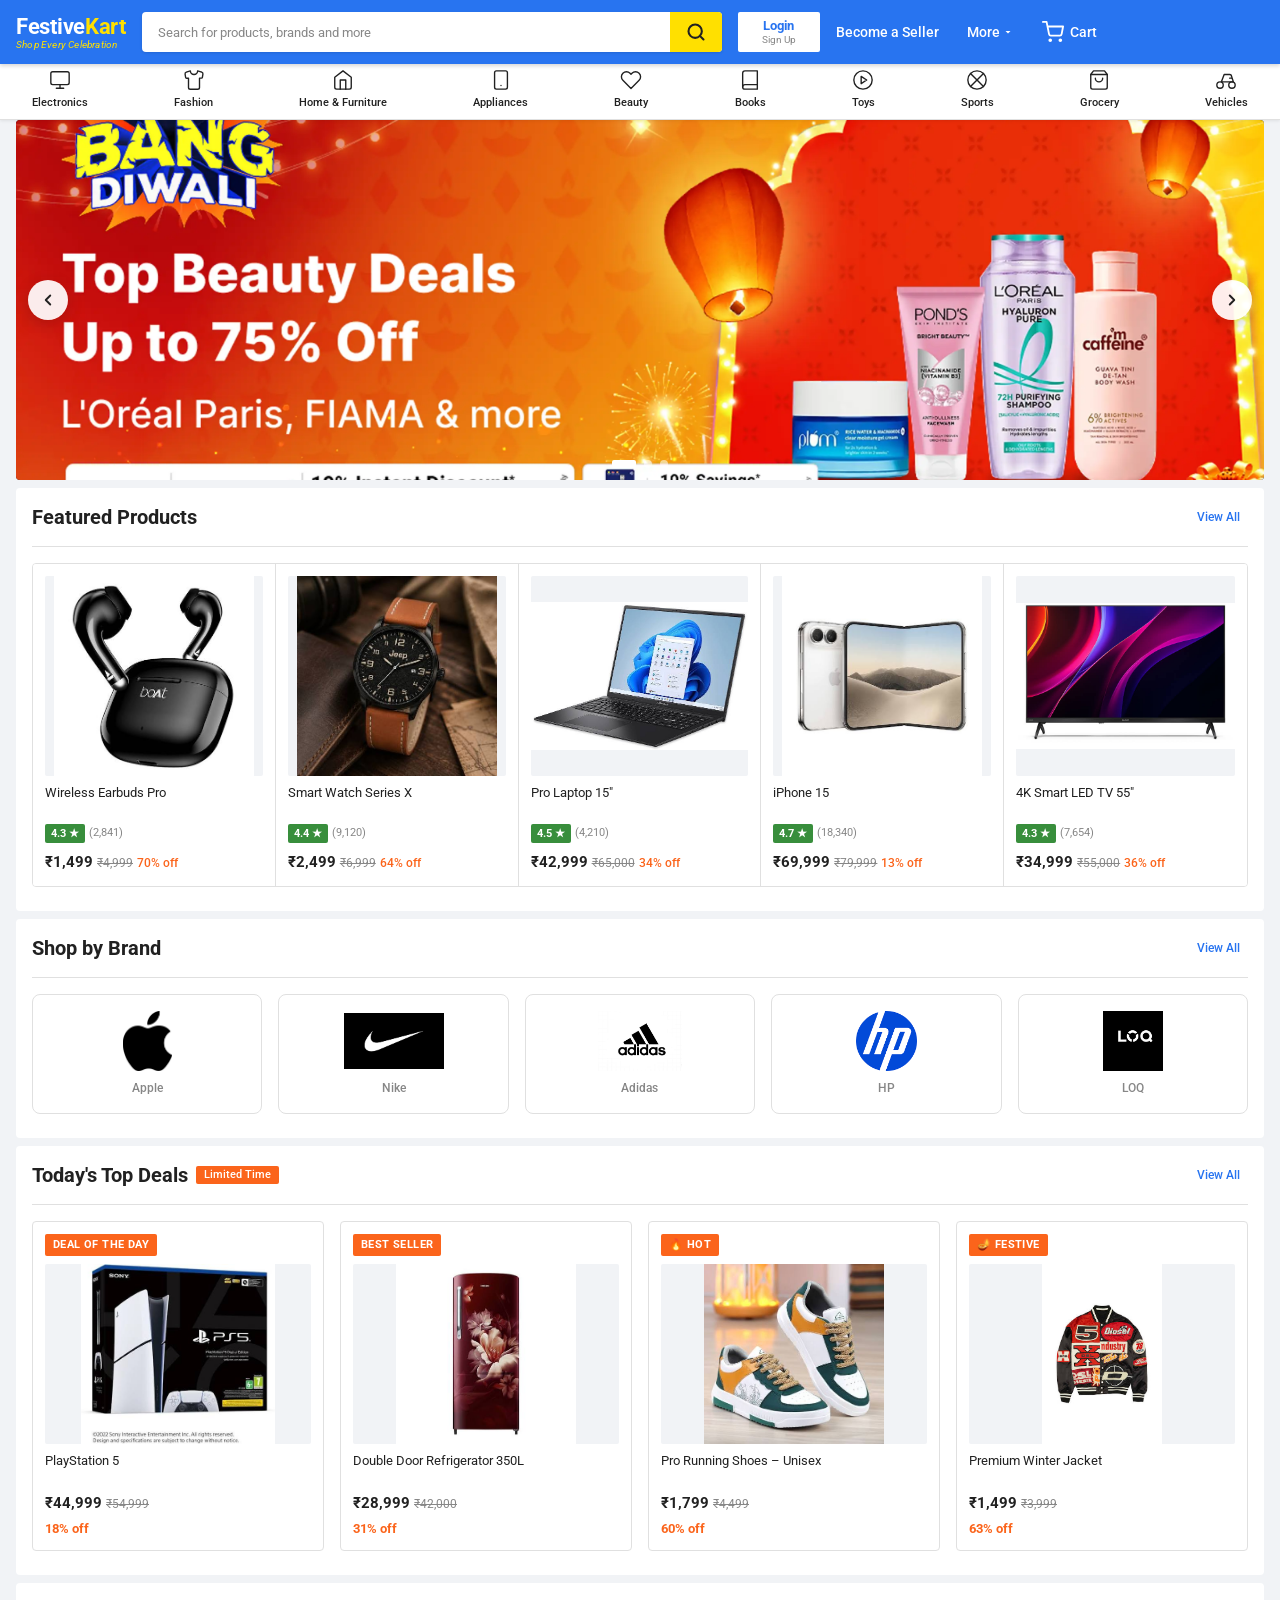
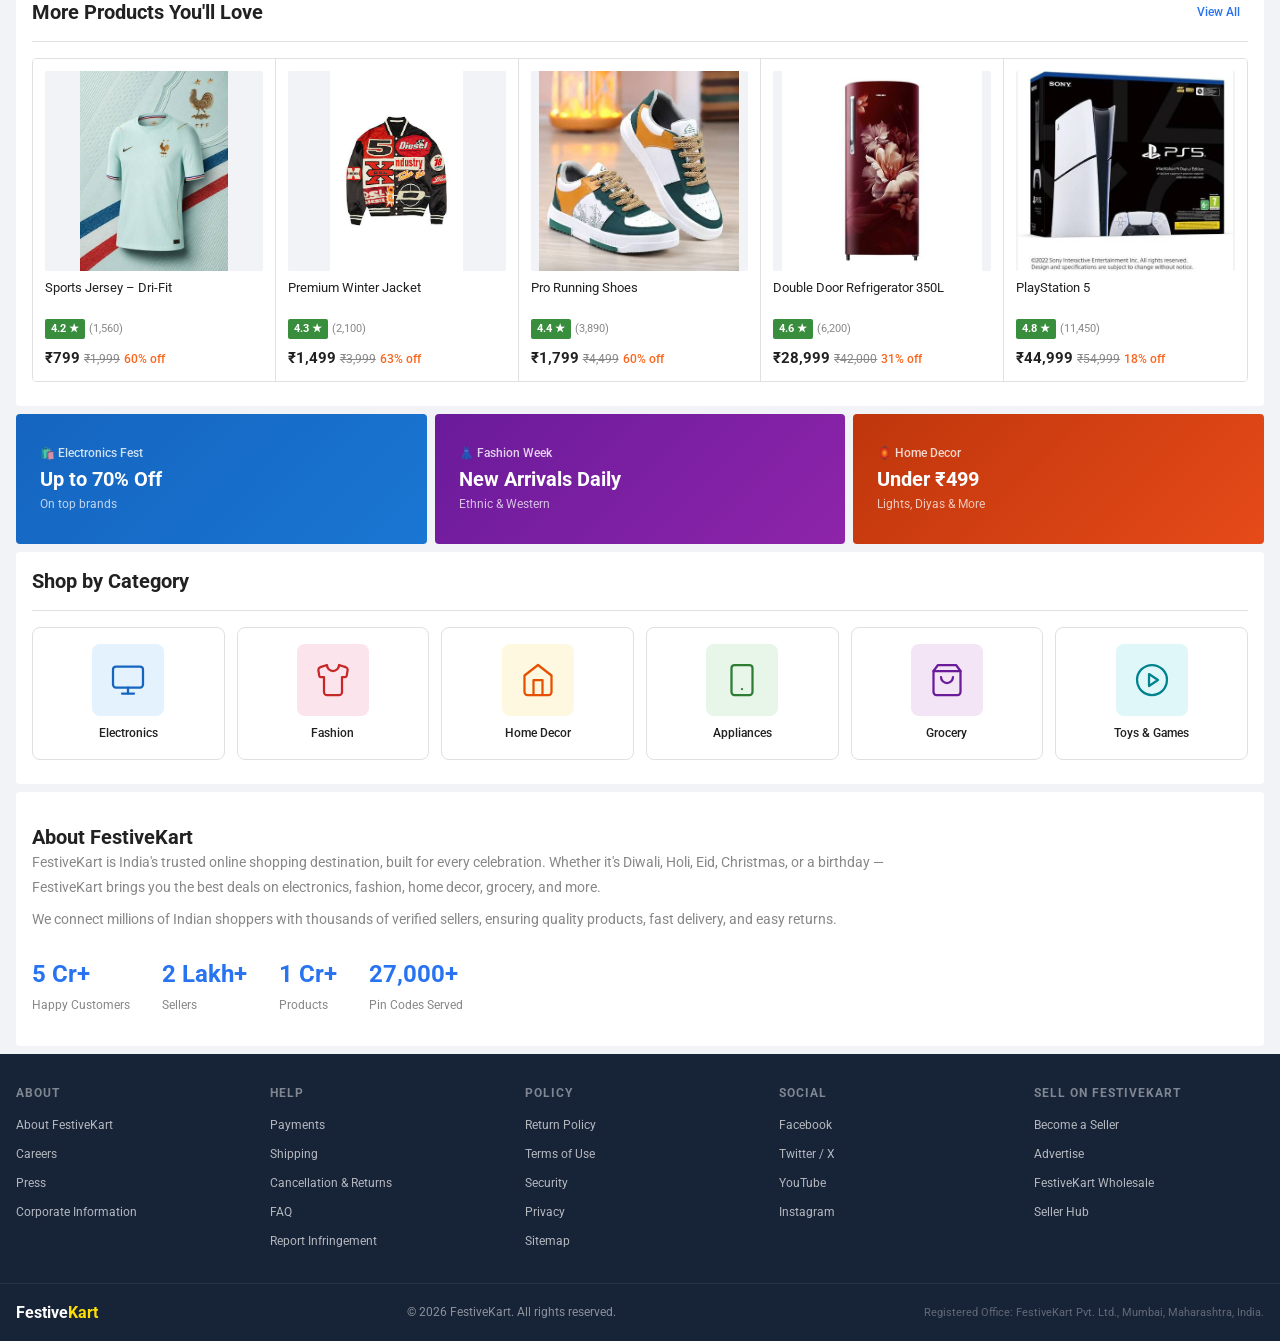
<file: demo-website/index.html>
<!DOCTYPE html>
<html lang="en">
<head>
  <meta charset="UTF-8" />
  <meta name="viewport" content="width=device-width, initial-scale=1.0" />
  <meta name="description" content="FestiveKart – Shop Every Celebration. India's trusted destination for festive shopping, electronics, fashion, home decor, and more." />
  <meta name="keywords" content="FestiveKart, online shopping India, festive deals, electronics, fashion, home decor" />
  <meta name="author" content="FestiveKart" />
  <meta name="theme-color" content="#2874f0" />

  <!-- Open Graph -->
  <meta property="og:title" content="FestiveKart – Shop Every Celebration" />
  <meta property="og:description" content="India's trusted destination for festive shopping." />
  <meta property="og:type" content="website" />

  <title>FestiveKart – Shop Every Celebration</title>

  <!-- Google Fonts: Roboto -->
  <link rel="preconnect" href="https://fonts.googleapis.com" />
  <link rel="preconnect" href="https://fonts.gstatic.com" crossorigin />
  <link href="https://fonts.googleapis.com/css2?family=Roboto:wght@300;400;500;700&display=swap" rel="stylesheet" />

  <!-- Main Stylesheet -->
  <link rel="stylesheet" href="style.css" />
</head>
<body>

  <!-- ============================================================
       HEADER
       ============================================================ -->
  <header id="site-header" class="site-header" role="banner">
    <div class="header-inner container">

      <!-- Logo -->
      <div class="header-logo" id="header-logo">
        <a href="/" class="logo-link" aria-label="FestiveKart – Home">
          <span class="logo-text">Festive<span class="logo-accent">Kart</span></span>
          <span class="logo-tagline">Shop Every Celebration</span>
        </a>
      </div>

      <!-- Search Bar -->
      <div class="header-search" id="header-search" role="search">
        <form class="search-form" action="#" method="get" aria-label="Search products">
          <input
            type="search"
            id="search-input"
            name="q"
            class="search-input"
            placeholder="Search for products, brands and more"
            aria-label="Search for products, brands and more"
            autocomplete="off"
          />
          <button type="submit" class="search-btn" aria-label="Submit search">
            <svg xmlns="http://www.w3.org/2000/svg" width="20" height="20" viewBox="0 0 24 24" fill="none" stroke="currentColor" stroke-width="2.5" stroke-linecap="round" stroke-linejoin="round" aria-hidden="true" focusable="false">
              <circle cx="11" cy="11" r="8"></circle>
              <line x1="21" y1="21" x2="16.65" y2="16.65"></line>
            </svg>
          </button>
        </form>
      </div>

      <!-- Header Actions -->
      <div class="header-actions" id="header-actions">

        <div class="header-action-item" id="header-login">
          <button class="btn btn-login" aria-label="Login or signup to your account">
            <span class="btn-login-text">Login</span>
            <span class="btn-login-sub">Sign Up</span>
          </button>
        </div>

        <div class="header-action-item header-action-text" id="header-seller">
          <a href="#" class="header-link" aria-label="Become a seller on FestiveKart">Become a Seller</a>
        </div>

        <div class="header-action-item header-action-text" id="header-more">
          <a href="#" class="header-link" aria-label="Help and support">
            More
            <svg xmlns="http://www.w3.org/2000/svg" width="12" height="12" viewBox="0 0 24 24" fill="currentColor" aria-hidden="true" focusable="false"><path d="M7 10l5 5 5-5z"/></svg>
          </a>
        </div>

        <div class="header-action-item" id="header-cart">
          <a href="#cart-section" class="header-cart-link" aria-label="View shopping cart">
            <svg xmlns="http://www.w3.org/2000/svg" width="22" height="22" viewBox="0 0 24 24" fill="none" stroke="currentColor" stroke-width="2" stroke-linecap="round" stroke-linejoin="round" aria-hidden="true" focusable="false">
              <circle cx="9" cy="21" r="1"></circle>
              <circle cx="20" cy="21" r="1"></circle>
              <path d="M1 1h4l2.68 13.39a2 2 0 0 0 2 1.61h9.72a2 2 0 0 0 2-1.61L23 6H6"></path>
            </svg>
            <span class="cart-label">Cart</span>
            <span class="cart-count" id="cart-count" aria-live="polite"></span>
          </a>
        </div>

      </div>
    </div>
  </header>


  <!-- ============================================================
       CATEGORY NAV
       ============================================================ -->
  <nav id="category-nav" class="category-nav" aria-label="Product categories">
    <div class="container">
      <ul class="category-list" role="list">

        <li class="category-item">
          <a href="#" class="category-link" aria-label="Electronics">
            <span class="category-icon" aria-hidden="true">
              <svg xmlns="http://www.w3.org/2000/svg" width="22" height="22" viewBox="0 0 24 24" fill="none" stroke="currentColor" stroke-width="1.5" stroke-linecap="round" stroke-linejoin="round"><rect x="2" y="3" width="20" height="14" rx="2"/><line x1="8" y1="21" x2="16" y2="21"/><line x1="12" y1="17" x2="12" y2="21"/></svg>
            </span>
            <span class="category-label">Electronics</span>
          </a>
        </li>

        <li class="category-item">
          <a href="#" class="category-link" aria-label="Fashion">
            <span class="category-icon" aria-hidden="true">
              <svg xmlns="http://www.w3.org/2000/svg" width="22" height="22" viewBox="0 0 24 24" fill="none" stroke="currentColor" stroke-width="1.5" stroke-linecap="round" stroke-linejoin="round"><path d="M20.38 3.46L16 2a4 4 0 01-8 0L3.62 3.46a2 2 0 00-1.34 2.23l.58 3.57a1 1 0 00.99.86H6v10c0 1.1.9 2 2 2h8a2 2 0 002-2V10h2.15a1 1 0 00.99-.86l.58-3.57a2 2 0 00-1.34-2.23z"/></svg>
            </span>
            <span class="category-label">Fashion</span>
          </a>
        </li>

        <li class="category-item">
          <a href="#" class="category-link" aria-label="Home and Furniture">
            <span class="category-icon" aria-hidden="true">
              <svg xmlns="http://www.w3.org/2000/svg" width="22" height="22" viewBox="0 0 24 24" fill="none" stroke="currentColor" stroke-width="1.5" stroke-linecap="round" stroke-linejoin="round"><path d="M3 9l9-7 9 7v11a2 2 0 01-2 2H5a2 2 0 01-2-2z"/><polyline points="9 22 9 12 15 12 15 22"/></svg>
            </span>
            <span class="category-label">Home &amp; Furniture</span>
          </a>
        </li>

        <li class="category-item">
          <a href="#" class="category-link" aria-label="Appliances">
            <span class="category-icon" aria-hidden="true">
              <svg xmlns="http://www.w3.org/2000/svg" width="22" height="22" viewBox="0 0 24 24" fill="none" stroke="currentColor" stroke-width="1.5" stroke-linecap="round" stroke-linejoin="round"><rect x="5" y="2" width="14" height="20" rx="2"/><line x1="12" y1="18" x2="12.01" y2="18"/></svg>
            </span>
            <span class="category-label">Appliances</span>
          </a>
        </li>

        <li class="category-item">
          <a href="#" class="category-link" aria-label="Beauty and Personal Care">
            <span class="category-icon" aria-hidden="true">
              <svg xmlns="http://www.w3.org/2000/svg" width="22" height="22" viewBox="0 0 24 24" fill="none" stroke="currentColor" stroke-width="1.5" stroke-linecap="round" stroke-linejoin="round"><path d="M20.84 4.61a5.5 5.5 0 00-7.78 0L12 5.67l-1.06-1.06a5.5 5.5 0 00-7.78 7.78l1.06 1.06L12 21.23l7.78-7.78 1.06-1.06a5.5 5.5 0 000-7.78z"/></svg>
            </span>
            <span class="category-label">Beauty</span>
          </a>
        </li>

        <li class="category-item">
          <a href="#" class="category-link" aria-label="Books and Stationery">
            <span class="category-icon" aria-hidden="true">
              <svg xmlns="http://www.w3.org/2000/svg" width="22" height="22" viewBox="0 0 24 24" fill="none" stroke="currentColor" stroke-width="1.5" stroke-linecap="round" stroke-linejoin="round"><path d="M4 19.5A2.5 2.5 0 016.5 17H20"/><path d="M6.5 2H20v20H6.5A2.5 2.5 0 014 19.5v-15A2.5 2.5 0 016.5 2z"/></svg>
            </span>
            <span class="category-label">Books</span>
          </a>
        </li>

        <li class="category-item">
          <a href="#" class="category-link" aria-label="Toys and Games">
            <span class="category-icon" aria-hidden="true">
              <svg xmlns="http://www.w3.org/2000/svg" width="22" height="22" viewBox="0 0 24 24" fill="none" stroke="currentColor" stroke-width="1.5" stroke-linecap="round" stroke-linejoin="round"><circle cx="12" cy="12" r="10"/><polygon points="10 8 16 12 10 16 10 8"/></svg>
            </span>
            <span class="category-label">Toys</span>
          </a>
        </li>

        <li class="category-item">
          <a href="#" class="category-link" aria-label="Sports and Fitness">
            <span class="category-icon" aria-hidden="true">
              <svg xmlns="http://www.w3.org/2000/svg" width="22" height="22" viewBox="0 0 24 24" fill="none" stroke="currentColor" stroke-width="1.5" stroke-linecap="round" stroke-linejoin="round"><circle cx="12" cy="12" r="10"/><path d="M4.93 4.93l14.14 14.14"/><path d="M19.07 4.93L4.93 19.07"/></svg>
            </span>
            <span class="category-label">Sports</span>
          </a>
        </li>

        <li class="category-item">
          <a href="#" class="category-link" aria-label="Grocery and Food">
            <span class="category-icon" aria-hidden="true">
              <svg xmlns="http://www.w3.org/2000/svg" width="22" height="22" viewBox="0 0 24 24" fill="none" stroke="currentColor" stroke-width="1.5" stroke-linecap="round" stroke-linejoin="round"><path d="M6 2L3 6v14a2 2 0 002 2h14a2 2 0 002-2V6l-3-4z"/><line x1="3" y1="6" x2="21" y2="6"/><path d="M16 10a4 4 0 01-8 0"/></svg>
            </span>
            <span class="category-label">Grocery</span>
          </a>
        </li>

        <li class="category-item">
          <a href="#" class="category-link" aria-label="Two-Wheelers and Vehicles">
            <span class="category-icon" aria-hidden="true">
              <svg xmlns="http://www.w3.org/2000/svg" width="22" height="22" viewBox="0 0 24 24" fill="none" stroke="currentColor" stroke-width="1.5" stroke-linecap="round" stroke-linejoin="round"><circle cx="5.5" cy="17.5" r="3.5"/><circle cx="18.5" cy="17.5" r="3.5"/><path d="M15 6h-5l-3 8h13l-2-6a2 2 0 00-2-2z"/><path d="M18 10h-2"/></svg>
            </span>
            <span class="category-label">Vehicles</span>
          </a>
        </li>

      </ul>
    </div>
  </nav>


  <!-- ============================================================
       MAIN CONTENT
       ============================================================ -->
  <main id="main-content" role="main">
    <div class="container">

      <!-- ----------------------------------------------------------
           HERO / CAROUSEL SECTION – uses real banner images
           ---------------------------------------------------------- -->
      <section id="hero-section" class="hero-section" aria-label="Promotional offers and featured deals">
        <div class="hero-carousel" id="hero-carousel" role="region" aria-label="Featured promotions carousel" aria-live="polite">

          <div class="carousel-track" id="carousel-track">

            <!-- Slide 1 – banner1.png -->
            <div class="carousel-slide" id="carousel-slide-1" role="group" aria-roledescription="slide" aria-label="Slide 1 of 3">
              <div class="carousel-slide-img-wrap">
                <img
                  src="assets/images/banners/banner1.png"
                  alt="Diwali Mega Sale – Up to 80% off on Electronics, Fashion and Home Decor"
                  class="carousel-banner-img"
                  loading="eager"
                />
              </div>
            </div>

            <!-- Slide 2 – banner2.png -->
            <div class="carousel-slide" id="carousel-slide-2" role="group" aria-roledescription="slide" aria-label="Slide 2 of 3">
              <div class="carousel-slide-img-wrap">
                <img
                  src="assets/images/banners/banner2.png"
                  alt="Festive Fashion 2026 – New arrivals in Sarees, Kurtas and Designer Wear"
                  class="carousel-banner-img"
                  loading="lazy"
                />
              </div>
            </div>

            <!-- Slide 3 – banner3.png -->
            <div class="carousel-slide" id="carousel-slide-3" role="group" aria-roledescription="slide" aria-label="Slide 3 of 3">
              <div class="carousel-slide-img-wrap">
                <img
                  src="assets/images/banners/banner3.png"
                  alt="Best in Electronics – Smartphones from Rs 6999 with EMI options"
                  class="carousel-banner-img"
                  loading="lazy"
                />
              </div>
            </div>

          </div><!-- /carousel-track -->

          <!-- Controls -->
          <button class="carousel-btn carousel-btn-prev" id="carousel-prev" aria-label="Previous slide">
            <svg xmlns="http://www.w3.org/2000/svg" width="18" height="18" viewBox="0 0 24 24" fill="none" stroke="currentColor" stroke-width="2.5" stroke-linecap="round" stroke-linejoin="round" aria-hidden="true"><polyline points="15 18 9 12 15 6"></polyline></svg>
          </button>
          <button class="carousel-btn carousel-btn-next" id="carousel-next" aria-label="Next slide">
            <svg xmlns="http://www.w3.org/2000/svg" width="18" height="18" viewBox="0 0 24 24" fill="none" stroke="currentColor" stroke-width="2.5" stroke-linecap="round" stroke-linejoin="round" aria-hidden="true"><polyline points="9 18 15 12 9 6"></polyline></svg>
          </button>

          <!-- Indicators -->
          <div class="carousel-indicators" id="carousel-indicators" role="tablist" aria-label="Carousel slide indicators">
            <button class="carousel-dot active" role="tab" aria-selected="true"  aria-label="Go to slide 1" data-slide="0"></button>
            <button class="carousel-dot"        role="tab" aria-selected="false" aria-label="Go to slide 2" data-slide="1"></button>
            <button class="carousel-dot"        role="tab" aria-selected="false" aria-label="Go to slide 3" data-slide="2"></button>
          </div>

        </div><!-- /hero-carousel -->
      </section>


      <!-- ----------------------------------------------------------
           FEATURED PRODUCTS SECTION
           Products: earbuds, watch, laptop, iphone, tv (primary images only)
           ---------------------------------------------------------- -->
      <section id="featured-products" class="section featured-products-section" aria-labelledby="featured-products-heading">
        <div class="section-header">
          <h2 class="section-title" id="featured-products-heading">Featured Products</h2>
          <a href="#" class="section-view-all" aria-label="View all featured products">View All</a>
        </div>
        <div class="product-grid" id="featured-products-grid" role="list" aria-label="Featured products">

          <!-- Earbuds -->
          <article class="product-card" role="listitem" aria-label="Product: Wireless Earbuds Pro">
            <a href="#" class="product-card-link" aria-label="View Wireless Earbuds Pro details">
              <div class="product-image-wrapper">
                <img
                  src="assets/images/products/earbuds.png"
                  alt="Wireless Earbuds Pro"
                  class="product-img"
                  loading="lazy"
                />
              </div>
              <div class="product-info">
                <h3 class="product-title">Wireless Earbuds Pro</h3>
                <div class="product-rating">
                  <span class="rating-badge" aria-label="Rating: 4.3 out of 5">4.3 ★</span>
                  <span class="rating-count">(2,841)</span>
                </div>
                <div class="product-pricing">
                  <span class="product-price">₹1,499</span>
                  <span class="product-mrp"><s>₹4,999</s></span>
                  <span class="product-discount">70% off</span>
                </div>
              </div>
            </a>
          </article>

          <!-- Smartwatch -->
          <article class="product-card" role="listitem" aria-label="Product: Smart Watch Series X">
            <a href="#" class="product-card-link" aria-label="View Smart Watch Series X details">
              <div class="product-image-wrapper">
                <img
                  src="assets/images/products/watch.png"
                  alt="Smart Watch Series X"
                  class="product-img"
                  loading="lazy"
                />
              </div>
              <div class="product-info">
                <h3 class="product-title">Smart Watch Series X</h3>
                <div class="product-rating">
                  <span class="rating-badge" aria-label="Rating: 4.4 out of 5">4.4 ★</span>
                  <span class="rating-count">(9,120)</span>
                </div>
                <div class="product-pricing">
                  <span class="product-price">₹2,499</span>
                  <span class="product-mrp"><s>₹6,999</s></span>
                  <span class="product-discount">64% off</span>
                </div>
              </div>
            </a>
          </article>

          <!-- Laptop -->
          <article class="product-card" role="listitem" aria-label="Product: Pro Laptop 15 inch">
            <a href="#" class="product-card-link" aria-label="View Pro Laptop 15 inch details">
              <div class="product-image-wrapper">
                <img
                  src="assets/images/products/laptop.png"
                  alt="Pro Laptop 15 inch"
                  class="product-img"
                  loading="lazy"
                />
              </div>
              <div class="product-info">
                <h3 class="product-title">Pro Laptop 15"</h3>
                <div class="product-rating">
                  <span class="rating-badge" aria-label="Rating: 4.5 out of 5">4.5 ★</span>
                  <span class="rating-count">(4,210)</span>
                </div>
                <div class="product-pricing">
                  <span class="product-price">₹42,999</span>
                  <span class="product-mrp"><s>₹65,000</s></span>
                  <span class="product-discount">34% off</span>
                </div>
              </div>
            </a>
          </article>

          <!-- iPhone -->
          <article class="product-card" role="listitem" aria-label="Product: iPhone 15">
            <a href="#" class="product-card-link" aria-label="View iPhone 15 details">
              <div class="product-image-wrapper">
                <img
                  src="assets/images/products/iphone.png"
                  alt="iPhone 15"
                  class="product-img"
                  loading="lazy"
                />
              </div>
              <div class="product-info">
                <h3 class="product-title">iPhone 15</h3>
                <div class="product-rating">
                  <span class="rating-badge" aria-label="Rating: 4.7 out of 5">4.7 ★</span>
                  <span class="rating-count">(18,340)</span>
                </div>
                <div class="product-pricing">
                  <span class="product-price">₹69,999</span>
                  <span class="product-mrp"><s>₹79,999</s></span>
                  <span class="product-discount">13% off</span>
                </div>
              </div>
            </a>
          </article>

          <!-- TV -->
          <article class="product-card" role="listitem" aria-label="Product: 4K Smart LED TV 55 inch">
            <a href="#" class="product-card-link" aria-label="View 4K Smart LED TV 55 inch details">
              <div class="product-image-wrapper">
                <img
                  src="assets/images/products/tv.png"
                  alt="4K Smart LED TV 55 inch"
                  class="product-img"
                  loading="lazy"
                />
              </div>
              <div class="product-info">
                <h3 class="product-title">4K Smart LED TV 55"</h3>
                <div class="product-rating">
                  <span class="rating-badge" aria-label="Rating: 4.3 out of 5">4.3 ★</span>
                  <span class="rating-count">(7,654)</span>
                </div>
                <div class="product-pricing">
                  <span class="product-price">₹34,999</span>
                  <span class="product-mrp"><s>₹55,000</s></span>
                  <span class="product-discount">36% off</span>
                </div>
              </div>
            </a>
          </article>

        </div>
      </section>


      <!-- ----------------------------------------------------------
           SHOP BY BRAND SECTION
           ---------------------------------------------------------- -->
      <section id="brand-section" class="section brand-section" aria-labelledby="brand-heading">
        <div class="section-header">
          <h2 class="section-title" id="brand-heading">Shop by Brand</h2>
          <a href="#" class="section-view-all" aria-label="View all brands">View All</a>
        </div>
        <div class="brand-grid" id="brand-grid" role="list" aria-label="Shop by brand">

          <a href="#" class="brand-card" role="listitem" aria-label="Shop Apple products">
            <div class="brand-logo-wrap">
              <img
                src="assets/images/brand/apple.png"
                alt="Apple"
                class="brand-logo-img"
                loading="lazy"
              />
            </div>
            <span class="brand-name">Apple</span>
          </a>

          <a href="#" class="brand-card" role="listitem" aria-label="Shop Nike products">
            <div class="brand-logo-wrap">
              <img
                src="assets/images/brand/nike.png"
                alt="Nike"
                class="brand-logo-img"
                loading="lazy"
              />
            </div>
            <span class="brand-name">Nike</span>
          </a>

          <a href="#" class="brand-card" role="listitem" aria-label="Shop Adidas products">
            <div class="brand-logo-wrap">
              <img
                src="assets/images/brand/addidas.png"
                alt="Adidas"
                class="brand-logo-img"
                loading="lazy"
              />
            </div>
            <span class="brand-name">Adidas</span>
          </a>

          <a href="#" class="brand-card" role="listitem" aria-label="Shop HP products">
            <div class="brand-logo-wrap">
              <img
                src="assets/images/brand/hp.png"
                alt="HP"
                class="brand-logo-img"
                loading="lazy"
              />
            </div>
            <span class="brand-name">HP</span>
          </a>

          <a href="#" class="brand-card" role="listitem" aria-label="Shop LOQ products">
            <div class="brand-logo-wrap">
              <img
                src="assets/images/brand/LOQ.png"
                alt="LOQ"
                class="brand-logo-img"
                loading="lazy"
              />
            </div>
            <span class="brand-name">LOQ</span>
          </a>

        </div>
      </section>


      <!-- ----------------------------------------------------------
           DEALS AND OFFERS SECTION
           Products: ps5, fridge, shoes, jacket (primary images only)
           ---------------------------------------------------------- -->
      <section id="deals-section" class="section deals-section" aria-labelledby="deals-heading">
        <div class="section-header">
          <h2 class="section-title" id="deals-heading">
            Today's Top Deals
            <span class="section-title-badge" aria-label="Limited time offers">Limited Time</span>
          </h2>
          <a href="#" class="section-view-all" aria-label="View all deals">View All</a>
        </div>
        <div class="deals-grid" id="deals-grid" role="list" aria-label="Today's top deals">

          <!-- PS5 -->
          <article class="deal-card" role="listitem" aria-label="Deal: PlayStation 5">
            <a href="#" class="deal-card-link" aria-label="View PlayStation 5 deal">
              <span class="deal-badge">Deal of the Day</span>
              <div class="deal-image-wrapper">
                <img
                  src="assets/images/products/ps5.png"
                  alt="PlayStation 5"
                  class="product-img"
                  loading="lazy"
                />
              </div>
              <div class="deal-info">
                <h3 class="deal-title">PlayStation 5</h3>
                <div class="deal-pricing">
                  <span class="product-price">₹44,999</span>
                  <span class="product-mrp"><s>₹54,999</s></span>
                </div>
                <div class="deal-discount-large">18% off</div>
              </div>
            </a>
          </article>

          <!-- Refrigerator -->
          <article class="deal-card" role="listitem" aria-label="Deal: Double Door Refrigerator">
            <a href="#" class="deal-card-link" aria-label="View Double Door Refrigerator deal">
              <span class="deal-badge">Best Seller</span>
              <div class="deal-image-wrapper">
                <img
                  src="assets/images/products/fridge.png"
                  alt="Double Door Refrigerator 350L"
                  class="product-img"
                  loading="lazy"
                />
              </div>
              <div class="deal-info">
                <h3 class="deal-title">Double Door Refrigerator 350L</h3>
                <div class="deal-pricing">
                  <span class="product-price">₹28,999</span>
                  <span class="product-mrp"><s>₹42,000</s></span>
                </div>
                <div class="deal-discount-large">31% off</div>
              </div>
            </a>
          </article>

          <!-- Shoes -->
          <article class="deal-card" role="listitem" aria-label="Deal: Pro Running Shoes">
            <a href="#" class="deal-card-link" aria-label="View Pro Running Shoes deal">
              <span class="deal-badge">🔥 Hot</span>
              <div class="deal-image-wrapper">
                <img
                  src="assets/images/products/shoes.png"
                  alt="Pro Running Shoes"
                  class="product-img"
                  loading="lazy"
                />
              </div>
              <div class="deal-info">
                <h3 class="deal-title">Pro Running Shoes – Unisex</h3>
                <div class="deal-pricing">
                  <span class="product-price">₹1,799</span>
                  <span class="product-mrp"><s>₹4,499</s></span>
                </div>
                <div class="deal-discount-large">60% off</div>
              </div>
            </a>
          </article>

          <!-- Jacket -->
          <article class="deal-card" role="listitem" aria-label="Deal: Winter Jacket">
            <a href="#" class="deal-card-link" aria-label="View Winter Jacket deal">
              <span class="deal-badge">🪔 Festive</span>
              <div class="deal-image-wrapper">
                <img
                  src="assets/images/products/jacket1.png"
                  alt="Premium Winter Jacket"
                  class="product-img"
                  loading="lazy"
                />
              </div>
              <div class="deal-info">
                <h3 class="deal-title">Premium Winter Jacket</h3>
                <div class="deal-pricing">
                  <span class="product-price">₹1,499</span>
                  <span class="product-mrp"><s>₹3,999</s></span>
                </div>
                <div class="deal-discount-large">63% off</div>
              </div>
            </a>
          </article>

        </div>
      </section>


      <!-- ----------------------------------------------------------
           MORE PRODUCTS SECTION
           Products: jersey, fridge (via appliances context), ps5, shoes
           ---------------------------------------------------------- -->
      <section id="more-products" class="section more-products-section" aria-labelledby="more-products-heading">
        <div class="section-header">
          <h2 class="section-title" id="more-products-heading">More Products You'll Love</h2>
          <a href="#" class="section-view-all" aria-label="View all products">View All</a>
        </div>
        <div class="product-grid" id="more-products-grid" role="list" aria-label="More products">

          <!-- Jersey -->
          <article class="product-card" role="listitem" aria-label="Product: Sports Jersey">
            <a href="#" class="product-card-link" aria-label="View Sports Jersey details">
              <div class="product-image-wrapper">
                <img
                  src="assets/images/products/jersey.png"
                  alt="Sports Jersey"
                  class="product-img"
                  loading="lazy"
                />
              </div>
              <div class="product-info">
                <h3 class="product-title">Sports Jersey – Dri-Fit</h3>
                <div class="product-rating">
                  <span class="rating-badge" aria-label="Rating: 4.2 out of 5">4.2 ★</span>
                  <span class="rating-count">(1,560)</span>
                </div>
                <div class="product-pricing">
                  <span class="product-price">₹799</span>
                  <span class="product-mrp"><s>₹1,999</s></span>
                  <span class="product-discount">60% off</span>
                </div>
              </div>
            </a>
          </article>

          <!-- Jacket (second product) -->
          <article class="product-card" role="listitem" aria-label="Product: Premium Winter Jacket">
            <a href="#" class="product-card-link" aria-label="View Premium Winter Jacket details">
              <div class="product-image-wrapper">
                <img
                  src="assets/images/products/jacket1.png"
                  alt="Premium Winter Jacket"
                  class="product-img"
                  loading="lazy"
                />
              </div>
              <div class="product-info">
                <h3 class="product-title">Premium Winter Jacket</h3>
                <div class="product-rating">
                  <span class="rating-badge" aria-label="Rating: 4.3 out of 5">4.3 ★</span>
                  <span class="rating-count">(2,100)</span>
                </div>
                <div class="product-pricing">
                  <span class="product-price">₹1,499</span>
                  <span class="product-mrp"><s>₹3,999</s></span>
                  <span class="product-discount">63% off</span>
                </div>
              </div>
            </a>
          </article>

          <!-- Shoes -->
          <article class="product-card" role="listitem" aria-label="Product: Pro Running Shoes">
            <a href="#" class="product-card-link" aria-label="View Pro Running Shoes details">
              <div class="product-image-wrapper">
                <img
                  src="assets/images/products/shoes.png"
                  alt="Pro Running Shoes"
                  class="product-img"
                  loading="lazy"
                />
              </div>
              <div class="product-info">
                <h3 class="product-title">Pro Running Shoes</h3>
                <div class="product-rating">
                  <span class="rating-badge" aria-label="Rating: 4.4 out of 5">4.4 ★</span>
                  <span class="rating-count">(3,890)</span>
                </div>
                <div class="product-pricing">
                  <span class="product-price">₹1,799</span>
                  <span class="product-mrp"><s>₹4,499</s></span>
                  <span class="product-discount">60% off</span>
                </div>
              </div>
            </a>
          </article>

          <!-- Fridge -->
          <article class="product-card" role="listitem" aria-label="Product: Double Door Refrigerator">
            <a href="#" class="product-card-link" aria-label="View Double Door Refrigerator details">
              <div class="product-image-wrapper">
                <img
                  src="assets/images/products/fridge.png"
                  alt="Double Door Refrigerator 350L"
                  class="product-img"
                  loading="lazy"
                />
              </div>
              <div class="product-info">
                <h3 class="product-title">Double Door Refrigerator 350L</h3>
                <div class="product-rating">
                  <span class="rating-badge" aria-label="Rating: 4.6 out of 5">4.6 ★</span>
                  <span class="rating-count">(6,200)</span>
                </div>
                <div class="product-pricing">
                  <span class="product-price">₹28,999</span>
                  <span class="product-mrp"><s>₹42,000</s></span>
                  <span class="product-discount">31% off</span>
                </div>
              </div>
            </a>
          </article>

          <!-- PS5 -->
          <article class="product-card" role="listitem" aria-label="Product: PlayStation 5">
            <a href="#" class="product-card-link" aria-label="View PlayStation 5 details">
              <div class="product-image-wrapper">
                <img
                  src="assets/images/products/ps5.png"
                  alt="PlayStation 5"
                  class="product-img"
                  loading="lazy"
                />
              </div>
              <div class="product-info">
                <h3 class="product-title">PlayStation 5</h3>
                <div class="product-rating">
                  <span class="rating-badge" aria-label="Rating: 4.8 out of 5">4.8 ★</span>
                  <span class="rating-count">(11,450)</span>
                </div>
                <div class="product-pricing">
                  <span class="product-price">₹44,999</span>
                  <span class="product-mrp"><s>₹54,999</s></span>
                  <span class="product-discount">18% off</span>
                </div>
              </div>
            </a>
          </article>

        </div>
      </section>


      <!-- ----------------------------------------------------------
           PROMOTIONAL BANNER SECTION
           ---------------------------------------------------------- -->
      <section id="promo-banners" class="section promo-banners-section" aria-label="Promotional offers">
        <div class="promo-banners-grid">

          <a href="#" class="promo-banner promo-banner-primary" aria-label="Shop Festive Electronics – Up to 70% off">
            <div class="promo-banner-content">
              <p class="promo-eyebrow">🛍️ Electronics Fest</p>
              <h3 class="promo-heading">Up to 70% Off</h3>
              <p class="promo-sub">On top brands</p>
            </div>
          </a>

          <a href="#" class="promo-banner promo-banner-secondary" aria-label="Shop Fashion Week – New arrivals daily">
            <div class="promo-banner-content">
              <p class="promo-eyebrow">👗 Fashion Week</p>
              <h3 class="promo-heading">New Arrivals Daily</h3>
              <p class="promo-sub">Ethnic &amp; Western</p>
            </div>
          </a>

          <a href="#" class="promo-banner promo-banner-tertiary" aria-label="Home Decor under 499 rupees">
            <div class="promo-banner-content">
              <p class="promo-eyebrow">🏮 Home Decor</p>
              <h3 class="promo-heading">Under ₹499</h3>
              <p class="promo-sub">Lights, Diyas &amp; More</p>
            </div>
          </a>

        </div>
      </section>


      <!-- ----------------------------------------------------------
           PRODUCT CATEGORIES SECTION
           ---------------------------------------------------------- -->
      <section id="product-categories" class="section product-categories-section" aria-labelledby="product-categories-heading">
        <div class="section-header">
          <h2 class="section-title" id="product-categories-heading">Shop by Category</h2>
        </div>
        <div class="categories-grid" id="categories-grid">

          <a href="#" class="category-card" aria-label="Shop Electronics">
            <div class="category-card-image category-electronics" aria-hidden="true">
              <svg xmlns="http://www.w3.org/2000/svg" width="36" height="36" viewBox="0 0 24 24" fill="none" stroke="#1565c0" stroke-width="1.5" stroke-linecap="round" stroke-linejoin="round"><rect x="2" y="3" width="20" height="14" rx="2"/><line x1="8" y1="21" x2="16" y2="21"/><line x1="12" y1="17" x2="12" y2="21"/></svg>
            </div>
            <p class="category-card-label">Electronics</p>
          </a>

          <a href="#" class="category-card" aria-label="Shop Fashion">
            <div class="category-card-image category-fashion" aria-hidden="true">
              <svg xmlns="http://www.w3.org/2000/svg" width="36" height="36" viewBox="0 0 24 24" fill="none" stroke="#c62828" stroke-width="1.5" stroke-linecap="round" stroke-linejoin="round"><path d="M20.38 3.46L16 2a4 4 0 01-8 0L3.62 3.46a2 2 0 00-1.34 2.23l.58 3.57a1 1 0 00.99.86H6v10c0 1.1.9 2 2 2h8a2 2 0 002-2V10h2.15a1 1 0 00.99-.86l.58-3.57a2 2 0 00-1.34-2.23z"/></svg>
            </div>
            <p class="category-card-label">Fashion</p>
          </a>

          <a href="#" class="category-card" aria-label="Shop Home Decor">
            <div class="category-card-image category-home" aria-hidden="true">
              <svg xmlns="http://www.w3.org/2000/svg" width="36" height="36" viewBox="0 0 24 24" fill="none" stroke="#e65100" stroke-width="1.5" stroke-linecap="round" stroke-linejoin="round"><path d="M3 9l9-7 9 7v11a2 2 0 01-2 2H5a2 2 0 01-2-2z"/><polyline points="9 22 9 12 15 12 15 22"/></svg>
            </div>
            <p class="category-card-label">Home Decor</p>
          </a>

          <a href="#" class="category-card" aria-label="Shop Appliances">
            <div class="category-card-image category-appliances" aria-hidden="true">
              <svg xmlns="http://www.w3.org/2000/svg" width="36" height="36" viewBox="0 0 24 24" fill="none" stroke="#2e7d32" stroke-width="1.5" stroke-linecap="round" stroke-linejoin="round"><rect x="5" y="2" width="14" height="20" rx="2"/><line x1="12" y1="18" x2="12.01" y2="18"/></svg>
            </div>
            <p class="category-card-label">Appliances</p>
          </a>

          <a href="#" class="category-card" aria-label="Shop Grocery">
            <div class="category-card-image category-grocery" aria-hidden="true">
              <svg xmlns="http://www.w3.org/2000/svg" width="36" height="36" viewBox="0 0 24 24" fill="none" stroke="#6a1b9a" stroke-width="1.5" stroke-linecap="round" stroke-linejoin="round"><path d="M6 2L3 6v14a2 2 0 002 2h14a2 2 0 002-2V6l-3-4z"/><line x1="3" y1="6" x2="21" y2="6"/><path d="M16 10a4 4 0 01-8 0"/></svg>
            </div>
            <p class="category-card-label">Grocery</p>
          </a>

          <a href="#" class="category-card" aria-label="Shop Toys and Games">
            <div class="category-card-image category-toys" aria-hidden="true">
              <svg xmlns="http://www.w3.org/2000/svg" width="36" height="36" viewBox="0 0 24 24" fill="none" stroke="#00838f" stroke-width="1.5" stroke-linecap="round" stroke-linejoin="round"><circle cx="12" cy="12" r="10"/><polygon points="10 8 16 12 10 16 10 8"/></svg>
            </div>
            <p class="category-card-label">Toys &amp; Games</p>
          </a>

        </div>
      </section>


      <!-- ----------------------------------------------------------
           CART SECTION (hidden by default)
           ---------------------------------------------------------- -->
      <section id="cart-section" class="section cart-section" aria-labelledby="cart-heading" hidden>
        <h2 class="section-title" id="cart-heading">Your Cart</h2>
        <div class="cart-empty" id="cart-empty">
          <p class="cart-empty-text">Your cart is empty.</p>
          <a href="#featured-products" class="btn btn-primary">Start Shopping</a>
        </div>
        <div class="cart-items" id="cart-items" aria-live="polite"></div>
      </section>


      <!-- ----------------------------------------------------------
           ABOUT FESTIVEKART SECTION
           ---------------------------------------------------------- -->
      <section id="about-section" class="section about-section" aria-labelledby="about-heading">
        <div class="about-inner">
          <h2 class="section-title" id="about-heading">About FestiveKart</h2>
          <div class="about-content">
            <p class="about-text">
              FestiveKart is India's trusted online shopping destination, built for every celebration.
              Whether it's Diwali, Holi, Eid, Christmas, or a birthday — FestiveKart brings you the best
              deals on electronics, fashion, home decor, grocery, and more.
            </p>
            <p class="about-text">
              We connect millions of Indian shoppers with thousands of verified sellers,
              ensuring quality products, fast delivery, and easy returns.
            </p>
          </div>
          <div class="about-stats" role="list" aria-label="FestiveKart key statistics">
            <div class="about-stat" role="listitem">
              <span class="stat-number">5 Cr+</span>
              <span class="stat-label">Happy Customers</span>
            </div>
            <div class="about-stat" role="listitem">
              <span class="stat-number">2 Lakh+</span>
              <span class="stat-label">Sellers</span>
            </div>
            <div class="about-stat" role="listitem">
              <span class="stat-number">1 Cr+</span>
              <span class="stat-label">Products</span>
            </div>
            <div class="about-stat" role="listitem">
              <span class="stat-number">27,000+</span>
              <span class="stat-label">Pin Codes Served</span>
            </div>
          </div>
        </div>
      </section>

    </div><!-- /container (main) -->
  </main>


  <!-- ============================================================
       FOOTER
       ============================================================ -->
  <footer id="site-footer" class="site-footer" role="contentinfo">
    <div class="footer-top">
      <div class="container">
        <div class="footer-grid">

          <div class="footer-col">
            <h3 class="footer-col-heading">About</h3>
            <ul class="footer-links" role="list">
              <li><a href="#about-section" class="footer-link">About FestiveKart</a></li>
              <li><a href="#" class="footer-link">Careers</a></li>
              <li><a href="#" class="footer-link">Press</a></li>
              <li><a href="#" class="footer-link">Corporate Information</a></li>
            </ul>
          </div>

          <div class="footer-col">
            <h3 class="footer-col-heading">Help</h3>
            <ul class="footer-links" role="list">
              <li><a href="#" class="footer-link">Payments</a></li>
              <li><a href="#" class="footer-link">Shipping</a></li>
              <li><a href="#" class="footer-link">Cancellation &amp; Returns</a></li>
              <li><a href="#" class="footer-link">FAQ</a></li>
              <li><a href="#" class="footer-link">Report Infringement</a></li>
            </ul>
          </div>

          <div class="footer-col">
            <h3 class="footer-col-heading">Policy</h3>
            <ul class="footer-links" role="list">
              <li><a href="#" class="footer-link">Return Policy</a></li>
              <li><a href="#" class="footer-link">Terms of Use</a></li>
              <li><a href="#" class="footer-link">Security</a></li>
              <li><a href="#" class="footer-link">Privacy</a></li>
              <li><a href="#" class="footer-link">Sitemap</a></li>
            </ul>
          </div>

          <div class="footer-col">
            <h3 class="footer-col-heading">Social</h3>
            <ul class="footer-links" role="list">
              <li><a href="#" class="footer-link">Facebook</a></li>
              <li><a href="#" class="footer-link">Twitter / X</a></li>
              <li><a href="#" class="footer-link">YouTube</a></li>
              <li><a href="#" class="footer-link">Instagram</a></li>
            </ul>
          </div>

          <div class="footer-col">
            <h3 class="footer-col-heading">Sell on FestiveKart</h3>
            <ul class="footer-links" role="list">
              <li><a href="#" class="footer-link">Become a Seller</a></li>
              <li><a href="#" class="footer-link">Advertise</a></li>
              <li><a href="#" class="footer-link">FestiveKart Wholesale</a></li>
              <li><a href="#" class="footer-link">Seller Hub</a></li>
            </ul>
          </div>

        </div>
      </div>
    </div>

    <div class="footer-bottom">
      <div class="container">
        <div class="footer-bottom-inner">
          <p class="footer-brand">
            <span class="footer-logo-text">Festive<span class="footer-logo-accent">Kart</span></span>
          </p>
          <p class="footer-copy">&copy; 2026 FestiveKart. All rights reserved.</p>
          <p class="footer-registered">Registered Office: FestiveKart Pvt. Ltd., Mumbai, Maharashtra, India.</p>
        </div>
      </div>
    </div>
  </footer>

  <script src="script.js"></script>
</body>
</html>
</file>
<file: demo-website/style.css>
/* =============================================================
   FestiveKart – Main Stylesheet
   Phase 1, Subphase 2: Asset Integration & UI Refinement
   -------------------------------------------------------------
   TABLE OF CONTENTS
   1.  Design Tokens (CSS Variables)
   2.  CSS Reset & Base
   3.  Typography
   4.  Layout Utilities
   5.  Header
   6.  Category Nav
   7.  Hero Carousel
   8.  Section Shared Styles
   9.  Product Cards
   10. Brand Section
   11. Deals & Offers
   12. Promotional Banners
   13. Product Categories Grid
   14. Cart Section
   15. About Section
   16. Footer
   17. Buttons
   18. Responsive – 1024px (Laptop)
   19. Responsive – 768px (Tablet)
   20. Responsive – 480px (Mobile)
   21. Responsive – 375px (Small Mobile)
   ============================================================= */


/* =============================================================
   1. DESIGN TOKENS
   ============================================================= */
:root {
  /* Primary palette */
  --color-primary:       #2874f0;
  --color-yellow:        #ffe000;
  --color-action:        #fb641b;

  /* Neutrals */
  --color-bg:            #ffffff;
  --color-bg-light:      #f1f3f6;
  --color-text-primary:  #212121;
  --color-text-muted:    #878787;
  --color-border:        #e0e0e0;
  --color-hover:         #e8f0fe;

  /* Semantic */
  --color-success:       #388e3c;
  --color-warning:       #ff6f00;
  --color-error:         #d32f2f;
  --color-rating:        #ff9f00;

  /* Typography */
  --font-family:         'Roboto', 'Helvetica Neue', Arial, sans-serif;
  --text-display:        24px;
  --text-heading-lg:     20px;
  --text-heading-md:     16px;
  --text-heading-sm:     14px;
  --text-body:           14px;
  --text-body-sm:        12px;
  --text-caption:        11px;

  /* Spacing – 4px micro, 8px sm, 12px compact, 16px standard, 24px section, 32px large, 48px major */
  --space-4:             4px;
  --space-8:             8px;
  --space-12:            12px;
  --space-16:            16px;
  --space-24:            24px;
  --space-32:            32px;
  --space-48:            48px;

  /* Legacy aliases (keep for compatibility) */
  --space-xs:            4px;
  --space-sm:            8px;
  --space-md:            16px;
  --space-lg:            24px;
  --space-xl:            32px;
  --space-xxl:           48px;

  /* Border & radius */
  --radius-none:         0px;
  --radius-sm:           2px;
  --radius-md:           4px;
  --radius-lg:           8px;
  --radius-round:        50%;
  --border-default:      1px solid #e0e0e0;
  --border-focus:        1px solid #2874f0;

  /* Shadows */
  --shadow-card:         0 1px 6px 0 rgba(0, 0, 0, 0.10);
  --shadow-card-hover:   0 4px 16px 0 rgba(0, 0, 0, 0.14);
  --shadow-header:       0 2px 4px 0 rgba(0, 0, 0, 0.16);
  --shadow-dropdown:     0 4px 16px 0 rgba(0, 0, 0, 0.16);

  /* Layout */
  --max-width:           1280px;
  --header-height:       64px;
  --category-nav-height: 56px;
  --content-gutter:      16px;

  /* Product image container */
  --product-img-height:  200px;
}


/* =============================================================
   2. CSS RESET & BASE
   ============================================================= */
*,
*::before,
*::after {
  box-sizing: border-box;
  margin: 0;
  padding: 0;
}

html {
  font-size: 16px;
  scroll-behavior: smooth;
  -webkit-text-size-adjust: 100%;
}

body {
  font-family: var(--font-family);
  font-size: var(--text-body);
  color: var(--color-text-primary);
  background-color: var(--color-bg-light);
  line-height: 1.5;
  -webkit-font-smoothing: antialiased;
  -moz-osx-font-smoothing: grayscale;
  overflow-x: hidden;
}

a {
  color: inherit;
  text-decoration: none;
}

img {
  display: block;
  max-width: 100%;
  height: auto;
}

ul, ol { list-style: none; }

button {
  cursor: pointer;
  border: none;
  background: none;
  font-family: inherit;
  font-size: inherit;
}

input, button, select, textarea {
  font-family: inherit;
  font-size: inherit;
}

:focus-visible {
  outline: 2px solid var(--color-primary);
  outline-offset: 2px;
}


/* =============================================================
   3. TYPOGRAPHY
   ============================================================= */
h1, h2, h3, h4, h5, h6 {
  font-weight: 700;
  line-height: 1.3;
  color: var(--color-text-primary);
}

h2 { font-size: var(--text-heading-lg); }
h3 { font-size: var(--text-heading-md); }

p {
  font-size: var(--text-body);
  color: var(--color-text-primary);
  line-height: 1.6;
}


/* =============================================================
   4. LAYOUT UTILITIES
   ============================================================= */
.container {
  width: 100%;
  max-width: var(--max-width);
  margin-left: auto;
  margin-right: auto;
  padding-left: var(--content-gutter);
  padding-right: var(--content-gutter);
}

/* White card section */
.section {
  background-color: var(--color-bg);
  border-radius: var(--radius-md);
  margin-bottom: var(--space-8);
  padding: var(--space-16) var(--space-16) var(--space-24);
}

.section-header {
  display: flex;
  align-items: center;
  justify-content: space-between;
  padding-bottom: var(--space-16);
  border-bottom: var(--border-default);
  margin-bottom: var(--space-16);
}

.section-title {
  font-size: var(--text-heading-lg);
  font-weight: 700;
  color: var(--color-text-primary);
  display: flex;
  align-items: center;
  gap: var(--space-8);
}

.section-title-badge {
  font-size: var(--text-caption);
  font-weight: 500;
  background-color: var(--color-action);
  color: #fff;
  padding: 2px var(--space-8);
  border-radius: var(--radius-sm);
  vertical-align: middle;
}

.section-view-all {
  font-size: var(--text-body-sm);
  font-weight: 500;
  color: var(--color-primary);
  white-space: nowrap;
  padding: var(--space-4) var(--space-8);
  border-radius: var(--radius-sm);
  transition: background-color 0.15s;
}

.section-view-all:hover {
  background-color: var(--color-hover);
}


/* =============================================================
   5. HEADER
   ============================================================= */
.site-header {
  position: sticky;
  top: 0;
  z-index: 1000;
  height: var(--header-height);
  background-color: var(--color-primary);
  box-shadow: var(--shadow-header);
}

.header-inner {
  height: 100%;
  display: flex;
  align-items: center;
  gap: var(--space-16);
}

/* Logo */
.header-logo { flex-shrink: 0; }

.logo-link {
  display: flex;
  flex-direction: column;
  line-height: 1.15;
  text-decoration: none;
  padding: var(--space-4) 0;
}

.logo-text {
  font-size: 22px;
  font-weight: 700;
  color: #fff;
  letter-spacing: -0.3px;
}

.logo-accent { color: var(--color-yellow); }

.logo-tagline {
  font-size: 10px;
  font-style: italic;
  color: var(--color-yellow);
  font-weight: 400;
  letter-spacing: 0.2px;
}

/* Search */
.header-search {
  flex: 1;
  min-width: 0;
  max-width: 580px;
}

.search-form {
  display: flex;
  align-items: stretch;
  background-color: #fff;
  border-radius: var(--radius-md);
  overflow: hidden;
  height: 40px;
  box-shadow: 0 1px 3px rgba(0,0,0,0.12);
}

.search-input {
  flex: 1;
  min-width: 0;
  border: none;
  outline: none;
  padding: 0 var(--space-16);
  font-size: var(--text-body);
  color: var(--color-text-primary);
  background: transparent;
}

.search-input::placeholder {
  color: var(--color-text-muted);
  font-size: 13px;
}

.search-btn {
  width: 52px;
  flex-shrink: 0;
  background-color: var(--color-yellow);
  color: var(--color-text-primary);
  display: flex;
  align-items: center;
  justify-content: center;
  transition: background-color 0.15s;
}

.search-btn:hover {
  background-color: #f5d400;
}

/* Header actions */
.header-actions {
  display: flex;
  align-items: center;
  gap: var(--space-4);
  flex-shrink: 0;
}

.header-action-item {
  display: flex;
  align-items: center;
}

.header-link {
  color: #fff;
  font-size: var(--text-body);
  font-weight: 500;
  display: flex;
  align-items: center;
  gap: 2px;
  padding: var(--space-8) var(--space-12);
  border-radius: var(--radius-sm);
  transition: background-color 0.15s;
  white-space: nowrap;
}

.header-link:hover {
  background-color: rgba(255,255,255,0.14);
}

/* Login button */
.btn-login {
  display: flex;
  flex-direction: column;
  align-items: center;
  justify-content: center;
  background-color: #fff;
  color: var(--color-primary);
  padding: 0 var(--space-24);
  border-radius: var(--radius-sm);
  line-height: 1.25;
  height: 38px;
  white-space: nowrap;
  font-weight: 700;
  transition: background-color 0.15s;
}

.btn-login:hover { background-color: #f5f5f5; }

.btn-login-text {
  font-size: 13px;
  font-weight: 700;
}

.btn-login-sub {
  font-size: 10px;
  font-weight: 400;
  color: var(--color-text-muted);
}

/* Cart link */
.header-cart-link {
  display: flex;
  align-items: center;
  gap: var(--space-4);
  color: #fff;
  font-size: var(--text-body);
  font-weight: 500;
  padding: var(--space-8) var(--space-12);
  border-radius: var(--radius-sm);
  position: relative;
  transition: background-color 0.15s;
}

.header-cart-link:hover {
  background-color: rgba(255,255,255,0.14);
}

.cart-label { margin-left: 2px; }

.cart-count {
  position: absolute;
  top: 2px;
  right: 4px;
  background-color: var(--color-action);
  color: #fff;
  font-size: 10px;
  font-weight: 700;
  min-width: 18px;
  height: 18px;
  border-radius: 9px;
  display: flex;
  align-items: center;
  justify-content: center;
  padding: 0 4px;
  line-height: 1;
}

.cart-count:empty { display: none; }


/* =============================================================
   6. CATEGORY NAV
   ============================================================= */
.category-nav {
  background-color: var(--color-bg);
  border-bottom: var(--border-default);
  height: var(--category-nav-height);
  box-shadow: 0 1px 3px rgba(0,0,0,0.08);
  position: sticky;
  top: var(--header-height);
  z-index: 900;
}

.category-nav .container { height: 100%; }

.category-list {
  display: flex;
  align-items: center;
  justify-content: space-between;
  height: 100%;
  overflow-x: auto;
  scrollbar-width: none;
  -ms-overflow-style: none;
  gap: 0;
}

.category-list::-webkit-scrollbar { display: none; }

.category-item { flex-shrink: 0; }

.category-link {
  display: flex;
  flex-direction: column;
  align-items: center;
  justify-content: center;
  padding: 0 var(--space-16);
  height: var(--category-nav-height);
  color: var(--color-text-primary);
  gap: var(--space-4);
  border-bottom: 3px solid transparent;
  transition: color 0.15s, border-color 0.15s;
  white-space: nowrap;
}

.category-link:hover,
.category-link.active {
  color: var(--color-primary);
  border-bottom-color: var(--color-primary);
}

.category-icon {
  display: flex;
  align-items: center;
  justify-content: center;
  color: inherit;
}

.category-label {
  font-size: 11px;
  font-weight: 500;
}


/* =============================================================
   7. HERO CAROUSEL
   ============================================================= */
.hero-section {
  padding: 0;
  background: transparent;
  margin-bottom: var(--space-8);
}

.hero-carousel {
  position: relative;
  overflow: hidden;
  border-radius: var(--radius-md);
  background-color: #1a1a2e;
  /* Reserve space while images load */
  min-height: 240px;
}

.carousel-track {
  display: flex;
  transition: transform 0.45s cubic-bezier(0.25, 0.46, 0.45, 0.94);
  will-change: transform;
}

.carousel-slide {
  min-width: 100%;
  flex-shrink: 0;
}

/* Image-based slide */
.carousel-slide-img-wrap {
  width: 100%;
  /* Fixed height; image fills it proportionally */
  height: 360px;
  overflow: hidden;
  display: flex;
  align-items: center;
  justify-content: center;
  background-color: #1a1a2e;
}

.carousel-banner-img {
  width: 100%;
  height: 100%;
  object-fit: cover;
  object-position: center;
  display: block;
}

/* Arrow buttons */
.carousel-btn {
  position: absolute;
  top: 50%;
  transform: translateY(-50%);
  width: 40px;
  height: 40px;
  background-color: rgba(255,255,255,0.92);
  border-radius: var(--radius-round);
  display: flex;
  align-items: center;
  justify-content: center;
  box-shadow: var(--shadow-dropdown);
  color: var(--color-text-primary);
  z-index: 10;
  transition: background-color 0.15s, box-shadow 0.15s;
}

.carousel-btn:hover {
  background-color: #fff;
  box-shadow: 0 4px 20px rgba(0,0,0,0.2);
}

.carousel-btn-prev { left: var(--space-12); }
.carousel-btn-next { right: var(--space-12); }

/* Indicators */
.carousel-indicators {
  position: absolute;
  bottom: var(--space-12);
  left: 50%;
  transform: translateX(-50%);
  display: flex;
  gap: var(--space-8);
  z-index: 10;
}

.carousel-dot {
  width: 8px;
  height: 8px;
  border-radius: var(--radius-round);
  background-color: rgba(255,255,255,0.55);
  transition: background-color 0.2s, width 0.2s;
  padding: 0;
  border: none;
}

.carousel-dot.active {
  background-color: #fff;
  width: 24px;
  border-radius: var(--radius-sm);
}


/* =============================================================
   8. SECTION SHARED STYLES
   ============================================================= */

/* Shared product image style – object-fit: contain, no distortion */
.product-img {
  width: 100%;
  height: 100%;
  object-fit: contain;
  object-position: center;
  display: block;
  transition: transform 0.2s ease;
}

.product-card:hover .product-img,
.deal-card:hover .product-img {
  transform: scale(1.04);
}


/* =============================================================
   9. PRODUCT CARDS
   ============================================================= */
.product-grid {
  display: grid;
  grid-template-columns: repeat(5, 1fr);
  gap: 0;
  border: var(--border-default);
  border-radius: var(--radius-md);
  overflow: hidden;
}

.product-card {
  background-color: var(--color-bg);
  border-right: var(--border-default);
  border-bottom: var(--border-default);
  transition: box-shadow 0.2s, z-index 0s;
  position: relative;
}

.product-card:nth-child(5n) { border-right: none; }
.product-card:nth-last-child(-n+5) { border-bottom: none; }

.product-card:hover {
  box-shadow: var(--shadow-card-hover);
  z-index: 2;
}

.product-card-link {
  display: flex;
  flex-direction: column;
  padding: var(--space-12);
  color: var(--color-text-primary);
  height: 100%;
  gap: var(--space-8);
}

/* Consistent image container */
.product-image-wrapper {
  width: 100%;
  height: var(--product-img-height);
  overflow: hidden;
  border-radius: var(--radius-sm);
  background-color: var(--color-bg-light);
  display: flex;
  align-items: center;
  justify-content: center;
  flex-shrink: 0;
}

.product-info {
  display: flex;
  flex-direction: column;
  gap: var(--space-4);
  flex: 1;
}

.product-title {
  font-size: 13px;
  font-weight: 400;
  color: var(--color-text-primary);
  display: -webkit-box;
  -webkit-line-clamp: 2;
  -webkit-box-orient: vertical;
  overflow: hidden;
  line-height: 1.4;
  min-height: 36px;
}

.product-rating {
  display: flex;
  align-items: center;
  gap: var(--space-4);
}

.rating-badge {
  background-color: var(--color-success);
  color: #fff;
  font-size: 11px;
  font-weight: 700;
  padding: 2px 6px;
  border-radius: var(--radius-sm);
  line-height: 1.4;
}

.rating-count {
  font-size: var(--text-caption);
  color: var(--color-text-muted);
}

.product-pricing {
  display: flex;
  align-items: baseline;
  flex-wrap: wrap;
  gap: var(--space-4);
  margin-top: var(--space-4);
}

.product-price {
  font-size: 15px;
  font-weight: 700;
  color: var(--color-text-primary);
}

.product-mrp {
  font-size: var(--text-body-sm);
  color: var(--color-text-muted);
}

.product-discount {
  font-size: var(--text-body-sm);
  font-weight: 500;
  color: var(--color-action);
}


/* =============================================================
   10. BRAND SECTION
   ============================================================= */
.brand-section { padding-bottom: var(--space-24); }

.brand-grid {
  display: grid;
  grid-template-columns: repeat(5, 1fr);
  gap: var(--space-16);
}

.brand-card {
  display: flex;
  flex-direction: column;
  align-items: center;
  gap: var(--space-8);
  padding: var(--space-16) var(--space-12);
  border: var(--border-default);
  border-radius: var(--radius-lg);
  background-color: var(--color-bg);
  transition: box-shadow 0.2s, transform 0.2s;
  cursor: pointer;
}

.brand-card:hover {
  box-shadow: var(--shadow-card-hover);
  transform: translateY(-3px);
}

/* Fixed-size logo container – keeps all logos same size */
.brand-logo-wrap {
  width: 100px;
  height: 60px;
  display: flex;
  align-items: center;
  justify-content: center;
  overflow: hidden;
}

.brand-logo-img {
  max-width: 100%;
  max-height: 100%;
  width: auto;
  height: auto;
  object-fit: contain;
  display: block;
}

.brand-name {
  font-size: var(--text-body-sm);
  font-weight: 500;
  color: var(--color-text-muted);
}


/* =============================================================
   11. DEALS & OFFERS
   ============================================================= */
.deals-grid {
  display: grid;
  grid-template-columns: repeat(4, 1fr);
  gap: var(--space-16);
}

.deal-card {
  border: var(--border-default);
  border-radius: var(--radius-md);
  overflow: hidden;
  background-color: var(--color-bg);
  transition: box-shadow 0.2s;
}

.deal-card:hover { box-shadow: var(--shadow-card-hover); }

.deal-card-link {
  display: flex;
  flex-direction: column;
  padding: var(--space-12);
  color: var(--color-text-primary);
  gap: var(--space-8);
  height: 100%;
}

.deal-badge {
  display: inline-flex;
  align-items: center;
  background-color: var(--color-action);
  color: #fff;
  font-size: var(--text-caption);
  font-weight: 700;
  padding: 3px var(--space-8);
  border-radius: var(--radius-sm);
  text-transform: uppercase;
  letter-spacing: 0.4px;
  align-self: flex-start;
}

.deal-image-wrapper {
  width: 100%;
  height: 180px;
  background-color: var(--color-bg-light);
  border-radius: var(--radius-sm);
  overflow: hidden;
  display: flex;
  align-items: center;
  justify-content: center;
}

.deal-info {
  display: flex;
  flex-direction: column;
  gap: var(--space-4);
  flex: 1;
}

.deal-title {
  font-size: 13px;
  font-weight: 400;
  color: var(--color-text-primary);
  display: -webkit-box;
  -webkit-line-clamp: 2;
  -webkit-box-orient: vertical;
  overflow: hidden;
  line-height: 1.4;
  min-height: 36px;
}

.deal-pricing {
  display: flex;
  align-items: baseline;
  gap: var(--space-4);
}

.deal-discount-large {
  font-size: 13px;
  font-weight: 700;
  color: var(--color-action);
}


/* =============================================================
   12. PROMOTIONAL BANNERS
   ============================================================= */
.promo-banners-section {
  padding: 0;
  background: transparent;
  margin-bottom: var(--space-8);
}

.promo-banners-grid {
  display: grid;
  grid-template-columns: repeat(3, 1fr);
  gap: var(--space-8);
}

.promo-banner {
  display: flex;
  align-items: center;
  border-radius: var(--radius-md);
  padding: var(--space-24) var(--space-24);
  min-height: 130px;
  transition: opacity 0.15s, transform 0.15s;
  overflow: hidden;
}

.promo-banner:hover {
  opacity: 0.93;
  transform: translateY(-2px);
}

.promo-banner-primary   { background: linear-gradient(135deg, #1565c0 0%, #1976d2 100%); }
.promo-banner-secondary { background: linear-gradient(135deg, #6a1b9a 0%, #8e24aa 100%); }
.promo-banner-tertiary  { background: linear-gradient(135deg, #bf360c 0%, #e64a19 100%); }

.promo-banner-content {
  display: flex;
  flex-direction: column;
  gap: var(--space-4);
}

.promo-eyebrow {
  font-size: var(--text-body-sm);
  color: rgba(255,255,255,0.80);
  font-weight: 500;
}

.promo-heading {
  font-size: var(--text-heading-lg);
  font-weight: 700;
  color: #fff;
  line-height: 1.2;
}

.promo-sub {
  font-size: var(--text-body-sm);
  color: rgba(255,255,255,0.72);
}


/* =============================================================
   13. PRODUCT CATEGORIES GRID
   ============================================================= */
.categories-grid {
  display: grid;
  grid-template-columns: repeat(6, 1fr);
  gap: var(--space-12);
}

.category-card {
  display: flex;
  flex-direction: column;
  align-items: center;
  gap: var(--space-8);
  text-align: center;
  color: var(--color-text-primary);
  padding: var(--space-16) var(--space-8);
  border-radius: var(--radius-lg);
  border: var(--border-default);
  background-color: var(--color-bg);
  transition: box-shadow 0.2s, transform 0.2s;
}

.category-card:hover {
  box-shadow: var(--shadow-card-hover);
  transform: translateY(-3px);
}

/* Icon container with coloured background */
.category-card-image {
  width: 72px;
  height: 72px;
  border-radius: var(--radius-lg);
  display: flex;
  align-items: center;
  justify-content: center;
}

.category-electronics  { background-color: #e3f2fd; }
.category-fashion      { background-color: #fce4ec; }
.category-home         { background-color: #fff8e1; }
.category-appliances   { background-color: #e8f5e9; }
.category-grocery      { background-color: #f3e5f5; }
.category-toys         { background-color: #e0f7fa; }

.category-card-label {
  font-size: 12px;
  font-weight: 500;
  color: var(--color-text-primary);
}


/* =============================================================
   14. CART SECTION
   ============================================================= */
.cart-section { padding: var(--space-24); }

.cart-empty {
  display: flex;
  flex-direction: column;
  align-items: center;
  gap: var(--space-16);
  padding: var(--space-48) var(--space-16);
  text-align: center;
}

.cart-empty-text {
  font-size: var(--text-heading-md);
  color: var(--color-text-muted);
}

.cart-items {
  display: flex;
  flex-direction: column;
  gap: var(--space-8);
}


/* =============================================================
   15. ABOUT SECTION
   ============================================================= */
.about-section { padding: var(--space-32) var(--space-16); }

.about-inner { max-width: 860px; }

.about-content {
  display: flex;
  flex-direction: column;
  gap: var(--space-8);
  margin-bottom: var(--space-24);
}

.about-text {
  font-size: var(--text-body);
  color: var(--color-text-muted);
  line-height: 1.75;
}

.about-stats {
  display: flex;
  gap: var(--space-32);
  flex-wrap: wrap;
}

.about-stat {
  display: flex;
  flex-direction: column;
  gap: var(--space-4);
}

.stat-number {
  font-size: var(--text-display);
  font-weight: 700;
  color: var(--color-primary);
}

.stat-label {
  font-size: var(--text-body-sm);
  color: var(--color-text-muted);
}


/* =============================================================
   16. FOOTER
   ============================================================= */
.site-footer {
  background-color: #172337;
  color: rgba(255,255,255,0.6);
  margin-top: var(--space-8);
}

.footer-top {
  padding: var(--space-32) 0;
  border-bottom: 1px solid rgba(255,255,255,0.08);
}

.footer-grid {
  display: grid;
  grid-template-columns: repeat(5, 1fr);
  gap: var(--space-24);
}

.footer-col-heading {
  font-size: var(--text-body-sm);
  font-weight: 700;
  color: rgba(255,255,255,0.45);
  text-transform: uppercase;
  letter-spacing: 1px;
  margin-bottom: var(--space-12);
}

.footer-links {
  display: flex;
  flex-direction: column;
  gap: var(--space-8);
}

.footer-link {
  font-size: var(--text-body-sm);
  color: rgba(255,255,255,0.68);
  transition: color 0.15s;
}

.footer-link:hover { color: #fff; }

.footer-bottom { padding: var(--space-16) 0; }

.footer-bottom-inner {
  display: flex;
  align-items: center;
  justify-content: space-between;
  flex-wrap: wrap;
  gap: var(--space-8);
}

.footer-logo-text {
  font-size: var(--text-heading-md);
  font-weight: 700;
  color: #fff;
}

.footer-logo-accent { color: var(--color-yellow); }

.footer-copy {
  font-size: var(--text-body-sm);
  color: rgba(255,255,255,0.5);
}

.footer-registered {
  font-size: var(--text-caption);
  color: rgba(255,255,255,0.32);
}


/* =============================================================
   17. BUTTONS
   ============================================================= */
.btn {
  display: inline-flex;
  align-items: center;
  justify-content: center;
  height: 40px;
  padding: 0 var(--space-24);
  border-radius: var(--radius-sm);
  font-size: var(--text-body);
  font-weight: 700;
  cursor: pointer;
  transition: opacity 0.15s, box-shadow 0.15s;
  border: none;
  text-decoration: none;
  white-space: nowrap;
}

.btn:hover {
  opacity: 0.90;
  box-shadow: var(--shadow-card);
}

.btn-action  { background-color: var(--color-action); color: #fff; }
.btn-primary { background-color: var(--color-primary); color: #fff; }

.btn-ghost {
  background-color: transparent;
  border: 1px solid var(--color-primary);
  color: var(--color-primary);
}


/* =============================================================
   18. RESPONSIVE – LAPTOP (≤1024px)
   ============================================================= */
@media (max-width: 1024px) {
  :root {
    --product-img-height: 180px;
  }

  .product-grid {
    grid-template-columns: repeat(4, 1fr);
  }

  /* Reset nth-child borders for 4-col */
  .product-card:nth-child(5n) { border-right: var(--border-default); }
  .product-card:nth-child(4n) { border-right: none; }

  .brand-grid {
    grid-template-columns: repeat(5, 1fr);
  }

  .deals-grid {
    grid-template-columns: repeat(4, 1fr);
  }

  .categories-grid {
    grid-template-columns: repeat(4, 1fr);
  }

  .footer-grid {
    grid-template-columns: repeat(3, 1fr);
  }

  .header-action-text { display: none; }

  .carousel-slide-img-wrap { height: 300px; }
}


/* =============================================================
   19. RESPONSIVE – TABLET (≤768px)
   ============================================================= */
@media (max-width: 768px) {
  :root {
    --header-height: 56px;
    --category-nav-height: 52px;
    --product-img-height: 160px;
  }

  .header-inner { gap: var(--space-8); }

  .product-grid {
    grid-template-columns: repeat(3, 1fr);
  }

  .product-card:nth-child(4n) { border-right: var(--border-default); }
  .product-card:nth-child(3n) { border-right: none; }

  .brand-grid {
    grid-template-columns: repeat(3, 1fr);
  }

  .deals-grid {
    grid-template-columns: repeat(2, 1fr);
  }

  .promo-banners-grid {
    grid-template-columns: 1fr;
  }

  .categories-grid {
    grid-template-columns: repeat(3, 1fr);
  }

  .footer-grid {
    grid-template-columns: repeat(2, 1fr);
  }

  .about-stats { gap: var(--space-24); }

  .carousel-slide-img-wrap { height: 240px; }

  .footer-bottom-inner {
    flex-direction: column;
    text-align: center;
  }
}


/* =============================================================
   20. RESPONSIVE – MOBILE (≤480px)
   ============================================================= */
@media (max-width: 480px) {
  :root {
    --product-img-height: 140px;
    --content-gutter: 10px;
  }

  .logo-tagline { display: none; }

  .product-grid {
    grid-template-columns: repeat(2, 1fr);
  }

  .product-card:nth-child(3n) { border-right: var(--border-default); }
  .product-card:nth-child(2n) { border-right: none; }

  .brand-grid {
    grid-template-columns: repeat(3, 1fr);
  }

  .deals-grid {
    grid-template-columns: repeat(2, 1fr);
  }

  .categories-grid {
    grid-template-columns: repeat(2, 1fr);
  }

  .footer-grid {
    grid-template-columns: repeat(2, 1fr);
  }

  .carousel-slide-img-wrap { height: 190px; }

  .category-link { padding: 0 var(--space-8); }
}


/* =============================================================
   21. RESPONSIVE – SMALL MOBILE (≤375px)
   ============================================================= */
@media (max-width: 375px) {
  :root {
    --product-img-height: 120px;
    --content-gutter: 8px;
  }

  .deals-grid {
    grid-template-columns: 1fr;
  }

  .footer-grid {
    grid-template-columns: 1fr;
  }

  .brand-grid {
    grid-template-columns: repeat(2, 1fr);
  }

  .header-inner { gap: var(--space-4); }

  .carousel-slide-img-wrap { height: 160px; }
}
</file>
